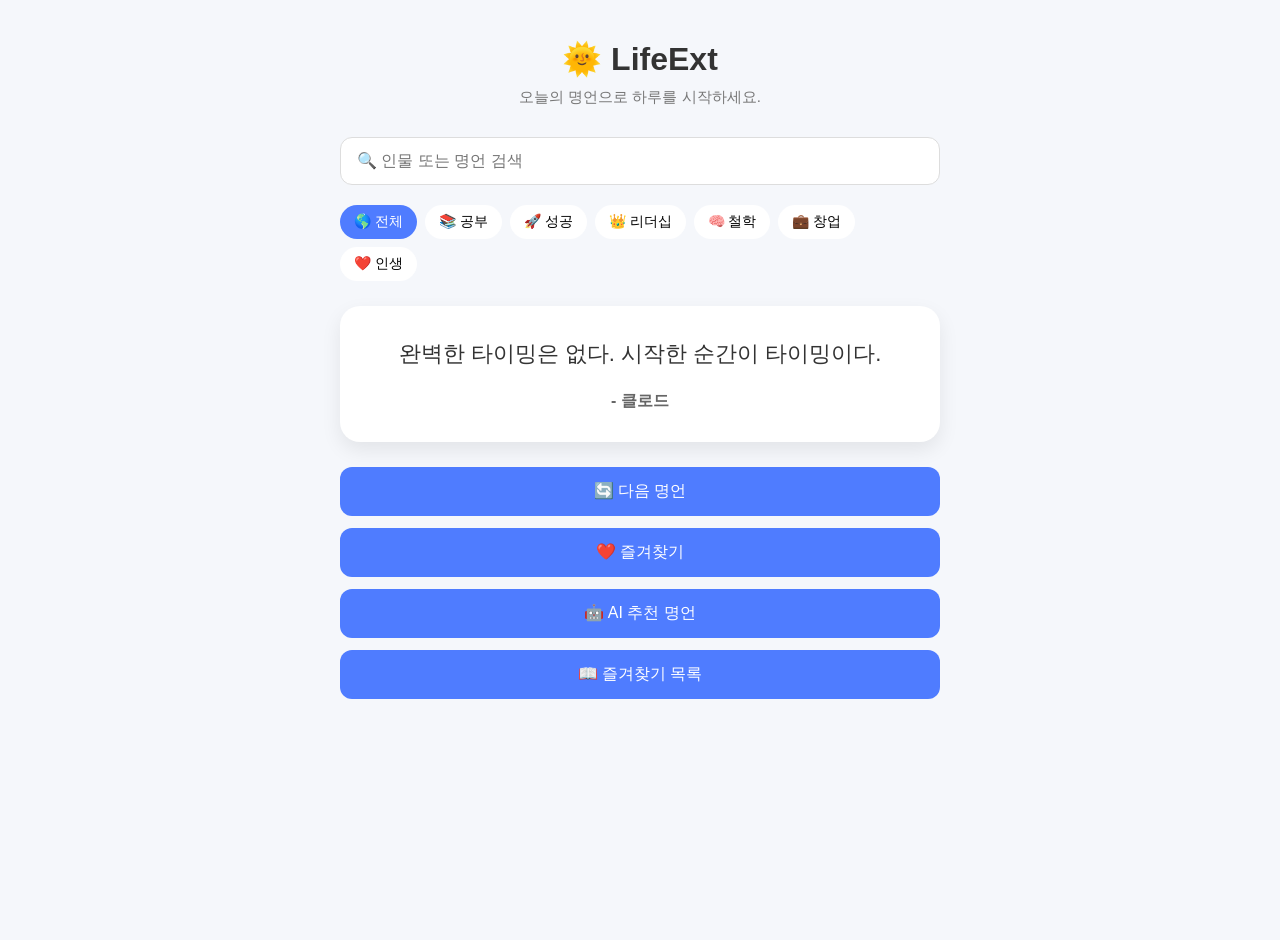
<file: index.html>
<!DOCTYPE html>
<html lang="ko">

<head>

    <meta charset="UTF-8">

    <meta name="viewport" content="width=device-width, initial-scale=1.0">

    <title>LifeExt - 오늘의 명언</title>

    <!-- CSS -->
    <link rel="stylesheet" href="css/style.css">

    <!-- PWA -->
    <link rel="manifest" href="manifest.json">

    <meta name="theme-color" content="#4f7cff">

</head>

<body>

    <div class="container">

        <!-- 제목 -->
        <header>

            <h1>🌞 LifeExt</h1>

            <p class="subtitle">
                오늘의 명언으로 하루를 시작하세요.
            </p>

        </header>

        <!-- 검색 -->
        <section class="search-section">

            <input
                type="text"
                id="searchInput"
                placeholder="🔍 인물 또는 명언 검색">

        </section>

        <!-- 카테고리 -->
        <section class="category-section">

            <button class="category-btn active-category" data-category="전체">
                🌎 전체
            </button>

            <button class="category-btn" data-category="공부">
                📚 공부
            </button>

            <button class="category-btn" data-category="성공">
                🚀 성공
            </button>

            <button class="category-btn" data-category="리더십">
                👑 리더십
            </button>

            <button class="category-btn" data-category="철학">
                🧠 철학
            </button>

            <button class="category-btn" data-category="창업">
                💼 창업
            </button>

            <button class="category-btn" data-category="인생">
                ❤️ 인생
            </button>

        </section>

        <!-- 오늘의 명언 -->
        <section class="quote-box">

            <p id="quote">
                오늘의 명언이 여기에 표시됩니다.
            </p>

            <h3 id="author">
                - 작성자
            </h3>

        </section>

        <!-- 검색 결과 -->
        <section id="searchResults">

        </section>

        <!-- 버튼 -->
        <section class="button-group">

            <button id="nextBtn">
                🔄 다음 명언
            </button>

            <button id="favoriteBtn">
                ❤️ 즐겨찾기
            </button>

            <button id="aiBtn">
                🤖 AI 추천 명언
            </button>

            <button onclick="location.href='favorites.html'">
                📖 즐겨찾기 목록
            </button>

        </section>

    </div>

    <!-- JavaScript -->

    <script src="javascript/quotes.js"></script>

    <script src="javascript/script.js"></script>

    <script src="javascript/search.js"></script>

    <script src="javascript/favorite.js"></script>

    <script src="javascript/notification.js"></script>

    <script src="javascript/api.js"></script>

    <!-- Service Worker -->

    <script>

        if ("serviceWorker" in navigator) {

            window.addEventListener("load", () => {

                navigator.serviceWorker.register("service-worker.js")
                    .then(() => {

                        console.log("Service Worker 등록 완료");

                    })
                    .catch((error) => {

                        console.log(error);

                    });

            });

        }

    </script>

</body>

</html>
</file>
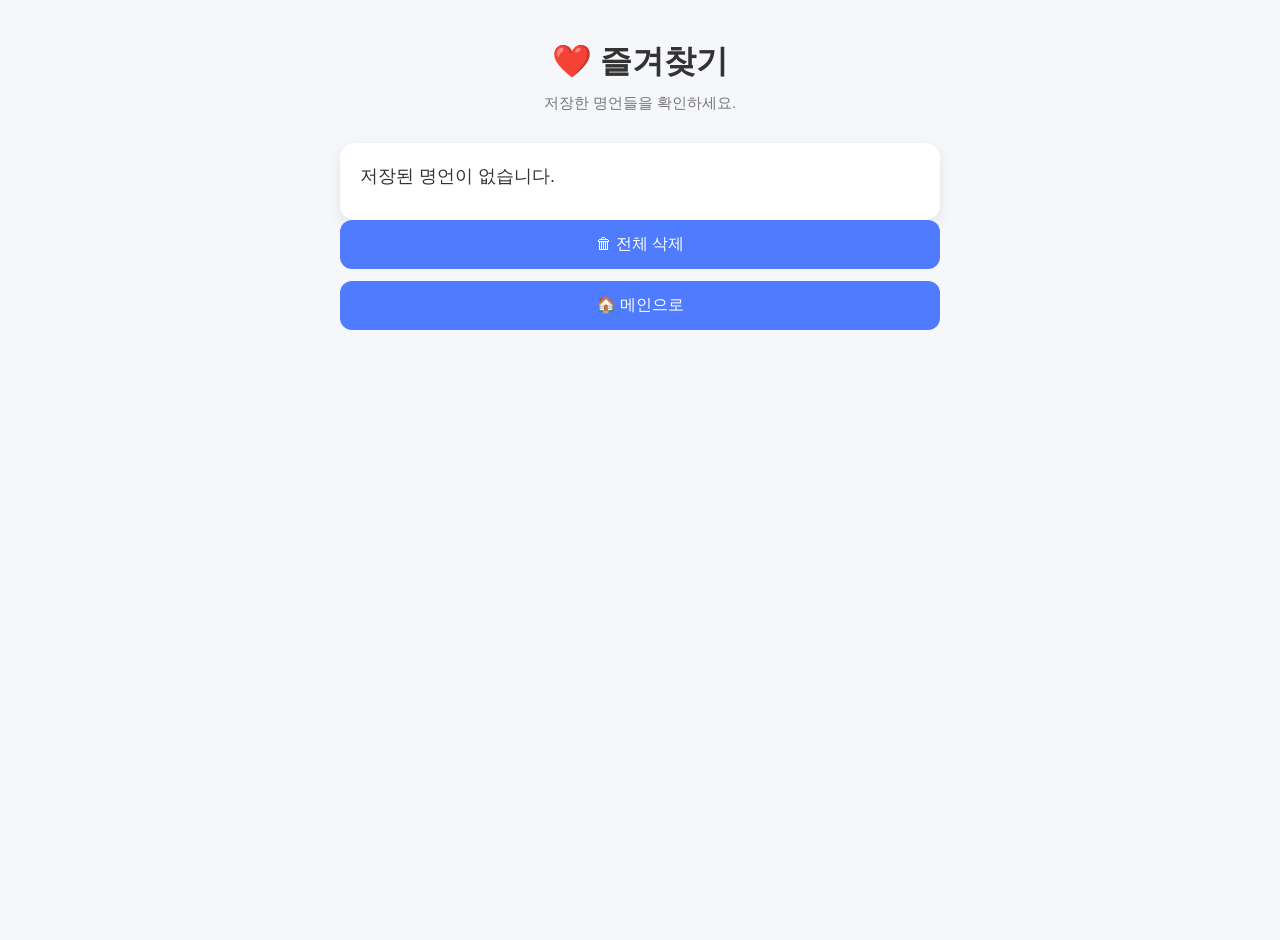
<file: favorites.html>
<!DOCTYPE html>
<html lang="ko">

<head>

    <meta charset="UTF-8">

    <meta name="viewport" content="width=device-width, initial-scale=1.0">

    <title>LifeExt - 즐겨찾기</title>

    <!-- CSS -->
    <link rel="stylesheet" href="css/style.css">

    <!-- PWA -->
    <link rel="manifest" href="manifest.json">

    <meta name="theme-color" content="#4f7cff">

</head>


<body>


<div class="container">


    <!-- 제목 -->
    <header>

        <h1>❤️ 즐겨찾기</h1>

        <p class="subtitle">
            저장한 명언들을 확인하세요.
        </p>

    </header>



    <!-- 즐겨찾기 목록 -->

    <section id="favoriteList" class="favorite-list">

        <!-- favorite.js가 명언 카드를 생성하는 위치 -->

    </section>



    <!-- 버튼 -->

    <section class="button-group">


        <button id="deleteAllBtn">

            🗑 전체 삭제

        </button>


        <button id="backBtn">

            🏠 메인으로

        </button>


    </section>



</div>



<!-- JavaScript -->

<script src="javascript/favorite.js"></script>



<script>


    // 메인 페이지 이동

    document
        .getElementById("backBtn")
        .addEventListener("click", () => {

            location.href = "index.html";

        });


</script>



</body>

</html>
</file>
<file: css/style.css>
* {

    margin: 0;
    padding: 0;
    box-sizing: border-box;

}



body {

    font-family: "Noto Sans KR", sans-serif;

    background: #f5f7fb;

    color: #333;

    min-height: 100vh;

}



.container {

    width: 90%;

    max-width: 600px;

    margin: 40px auto;

}



/* 제목 영역 */

header {

    text-align: center;

    margin-bottom: 30px;

}



header h1 {

    font-size: 32px;

    margin-bottom: 10px;

}



.subtitle {

    color: #777;

    font-size: 15px;

}





/* 검색 */

.search-section {

    margin-bottom: 20px;

}



#searchInput {

    width: 100%;

    padding: 14px 16px;

    border-radius: 12px;

    border: 1px solid #ddd;

    font-size: 16px;

    outline: none;

}



#searchInput:focus {

    border-color: #4f7cff;

}





/* 카테고리 */

.category-section {

    display: flex;

    gap: 8px;

    flex-wrap: wrap;

    margin-bottom: 25px;

}



.category-btn {

    padding: 8px 14px;

    border: none;

    border-radius: 20px;

    background: white;

    cursor: pointer;

    font-size: 14px;

}



.category-btn:hover {

    background: #e8eeff;

}



.active-category {

    background: #4f7cff;

    color: white;

}





/* 명언 카드 */

.quote-box {

    background: white;

    padding: 30px 25px;

    border-radius: 20px;

    box-shadow: 0 8px 20px rgba(0,0,0,0.08);

    text-align: center;

    margin-bottom: 25px;

}



#quote {

    font-size: 22px;

    line-height: 1.6;

    margin-bottom: 20px;

}



#author {

    color: #666;

    font-size: 16px;

}





/* 검색 결과 */

#searchResults {

    margin-bottom: 20px;

}



.search-card {

    background: white;

    padding: 20px;

    border-radius: 15px;

    margin-bottom: 15px;

    box-shadow: 0 5px 15px rgba(0,0,0,0.06);

}



.search-card p {

    line-height: 1.5;

    margin-bottom: 10px;

}





/* 버튼 */

.button-group {

    display: flex;

    flex-direction: column;

    gap: 12px;

}



.button-group button {

    padding: 14px;

    border: none;

    border-radius: 12px;

    background: #4f7cff;

    color: white;

    font-size: 16px;

    cursor: pointer;

}



.button-group button:hover {

    opacity: 0.9;

}





/* 즐겨찾기 목록 */

.favorite-list {

    display: flex;

    flex-direction: column;

    gap: 15px;

}



.favorite-card {

    background: white;

    padding: 20px;

    border-radius: 15px;

    box-shadow: 0 5px 15px rgba(0,0,0,0.08);

}



.favorite-card .favorite-quote {

    font-size: 18px;

    line-height: 1.5;

    margin-bottom: 10px;

}



.favorite-card .favorite-author {

    color: #777;

}



.favorite-card button {

    margin-top: 15px;

    padding: 8px 12px;

    border: none;

    border-radius: 8px;

    background: #ff5c5c;

    color: white;

    cursor: pointer;

}





/* 모바일 */

@media (max-width: 480px) {


    .container {

        width: 92%;

        margin-top: 25px;

    }



    header h1 {

        font-size: 26px;

    }



    #quote {

        font-size: 19px;

    }


}
</file>
